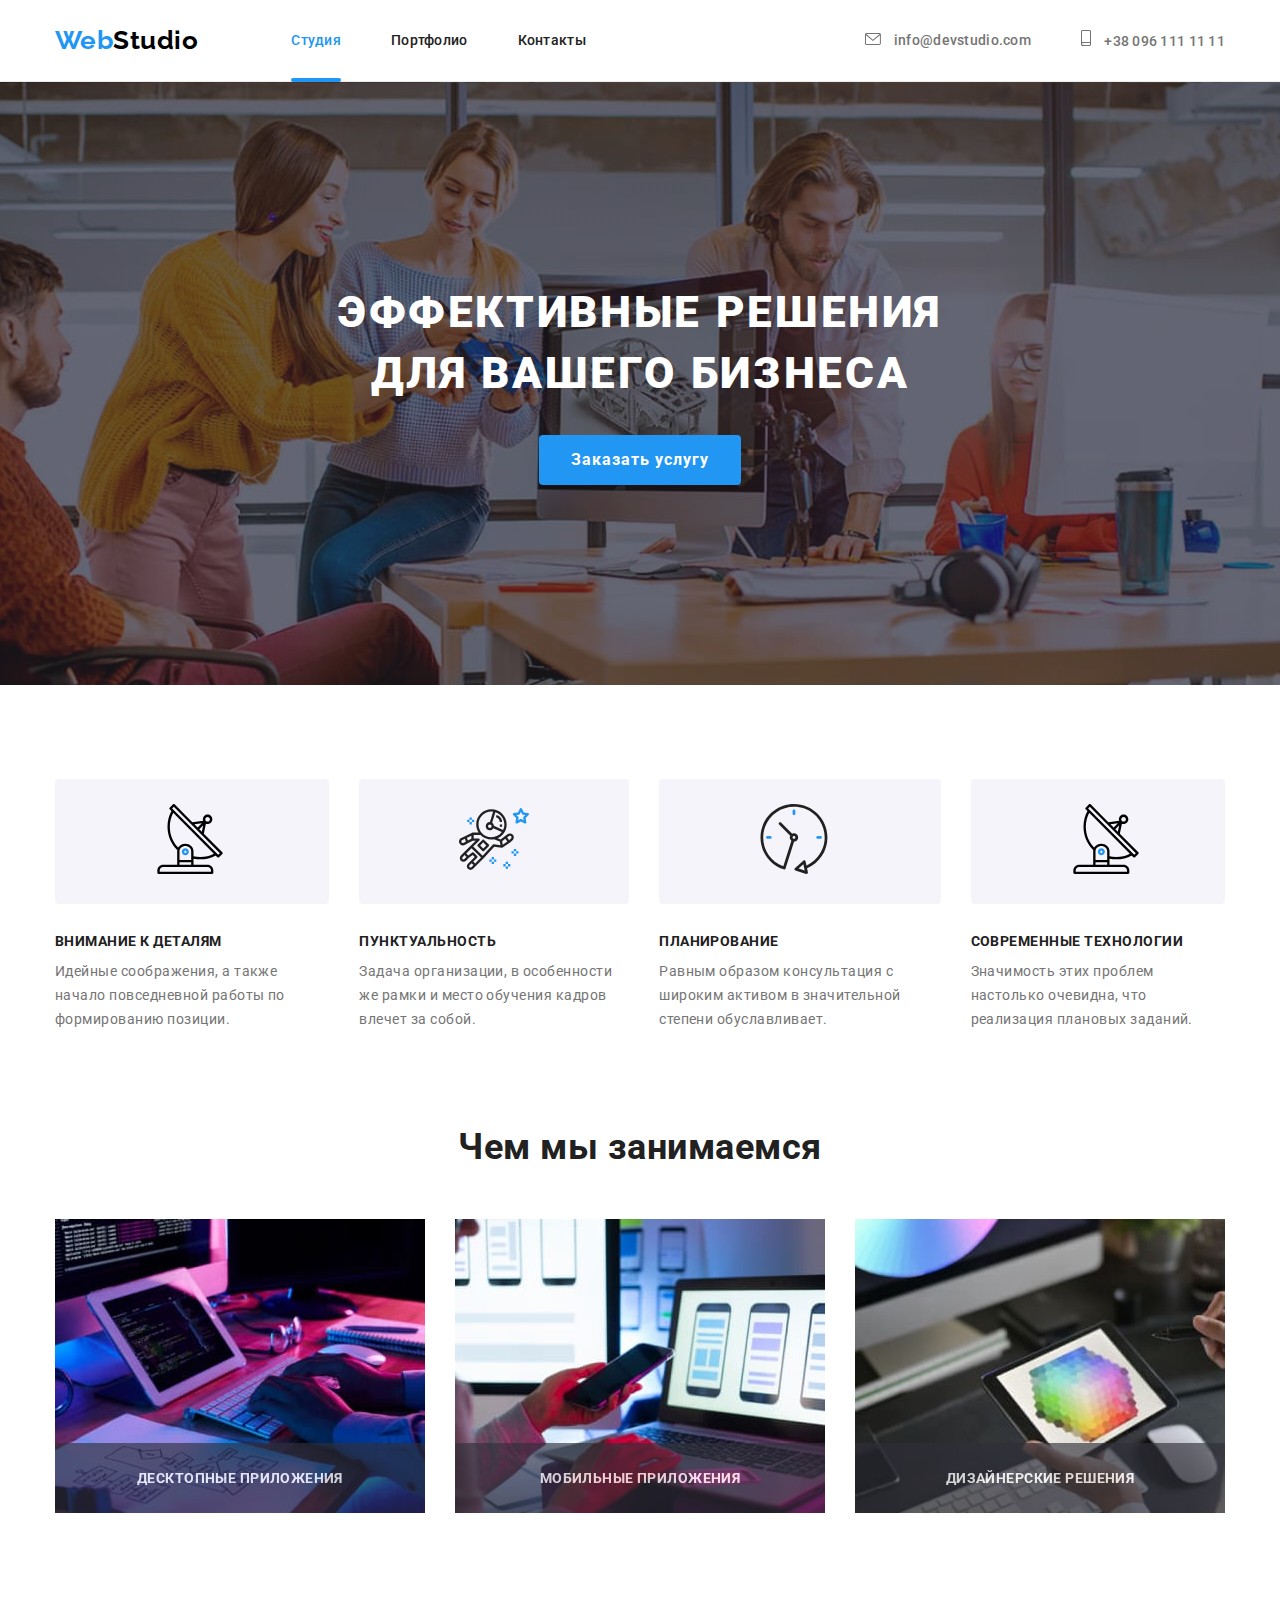
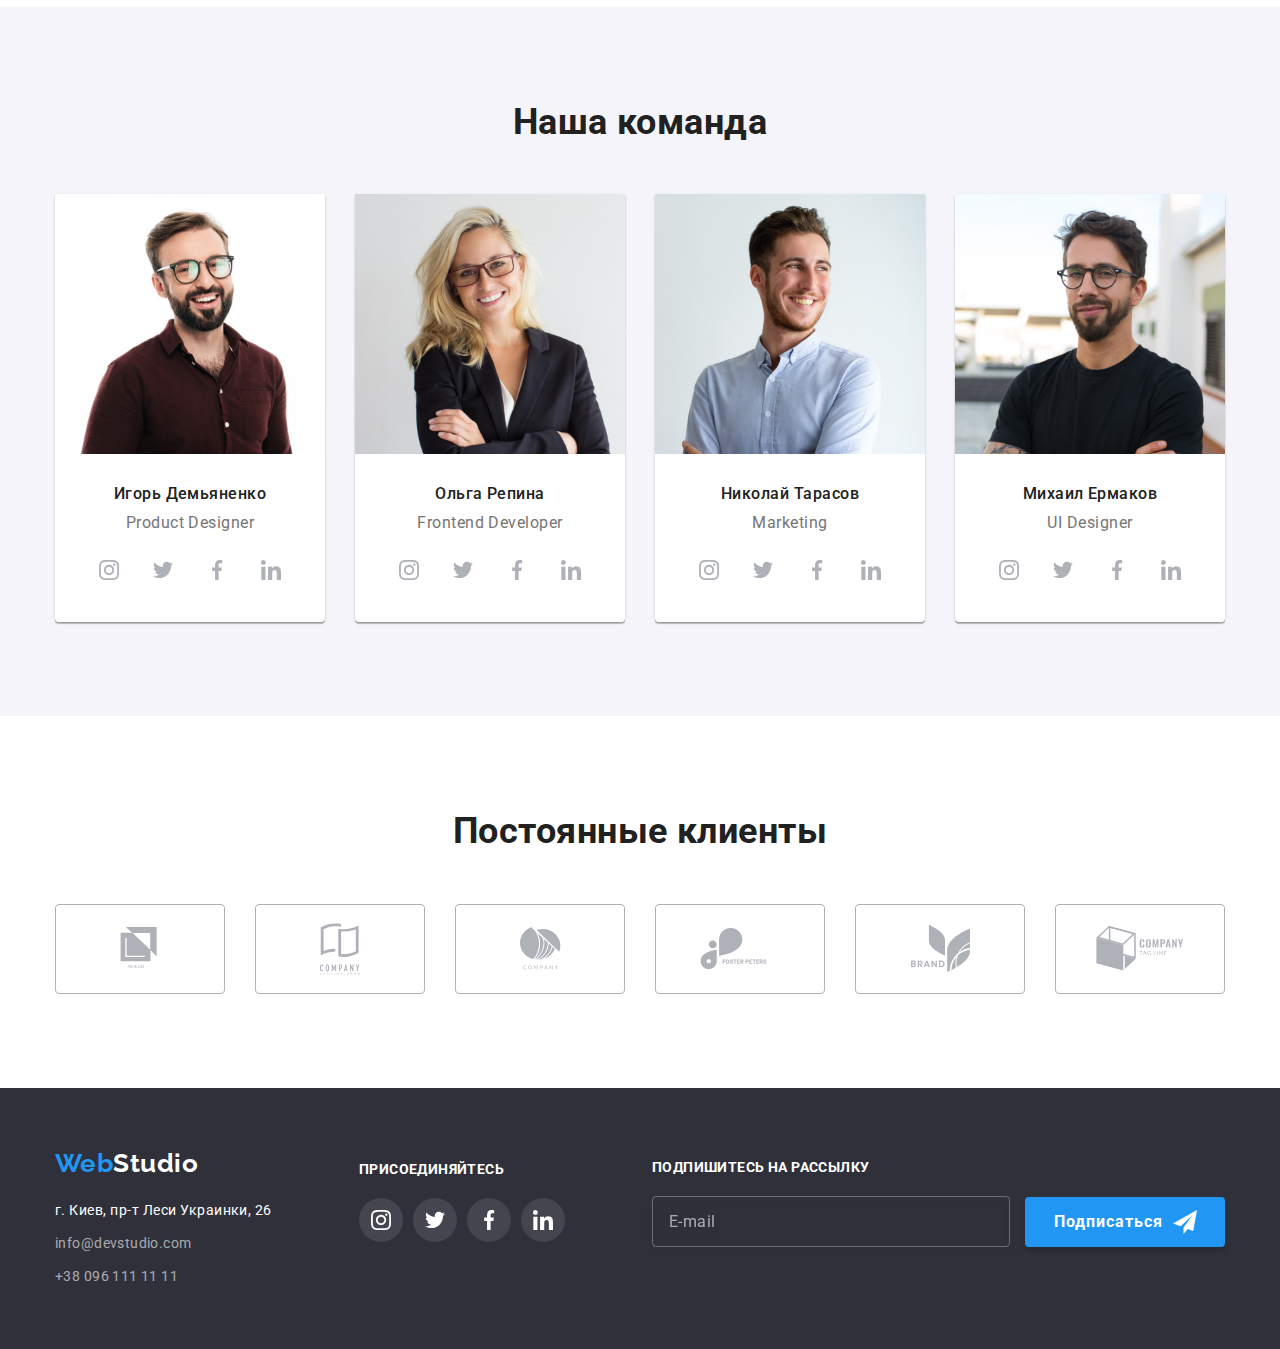
<file: index.html>
<!DOCTYPE html>
    <html lang="ru">
    
    <head>
        <meta charset="UTF-8">
        <meta name="viewport" content="width=device-width, initial-scale=1.0">
        <title>Студия</title>
        <link rel="preconnect" href="https://fonts.gstatic.com">
        <link href="https://fonts.googleapis.com/css2?family=Raleway:wght@700&family=Roboto:wght@400;500;700;900&display=swap"
            rel="stylesheet">
        <link rel="stylesheet" href="./css/modern-normalize.css">   
        <link rel="stylesheet" href="./css/style.css">
    </head>
    
    <body>
        <header class="line">
        <div class="container site-head">
        
         
            <!-- Навигация -->
            <nav class="nav">
                <a class="logo link" href="./index.html"><span class="logo-slice">Web</span>Studio</a>
                <ul class="site-nav list">
                    <li class="ls-item"><a class="nav-item link current" href="./index.html">Студия</a></li>
                    <li class="ls-item"> <a class="nav-item link" href="./portfolio.html">Портфолио</a></li>
                    <li class="ls-item"><a class="nav-item link" href="">Контакты</a></li>
                 </ul>
    
            </nav>
    
            <!-- Контакты -->
            <address class="address">
                <ul class="contacts list">
                    <li class="ls-item">
                        <a class="envelope-item link" href="mailto:info@devstudio.com"><svg class="envelope" width="16px" height="12px">
                                <use href="./images/icons.svg#icon-envelope"></use>
                            </svg>
                        info@devstudio.com
                    </a>
                    </li>
                    <li class="ls-item">
                        <a class="envelope-item link" href="tel:+380961111111"><svg class="smartphone" width="10px" height="16px">
                            <use href="./images/icons.svg#icon-smartphone"></use>
                        </svg>
                        +38 096 111 11 11
                    </a>
                    </li>
                </ul>
            </address>
             
        </div>
        </header>
        <main>
            <!-- блок герой -->
            <section class="hero">
                <div class="hero-container">
    
                <h1 class="hero-title">Эффективные решения для вашего бизнеса</h1>
                    
                
                <!--<a class="button primary" href="">Заказать услугу</a>-->
                <button type="button" class="button primary" data-modal-open>Заказать услугу</button>
                </div>
            </section>
    
            <!-- преимущества -->
            <section class="section no-padding">
            <div class="container">
               <h2 class="visually-hidden">Наши ценности</h2>
                <ul class="features list">
    
                    <li class="f-item">
                        <div class="f-icon">
                        <svg class="f-svg" width="70px" height="70px">
                            <use href="./images/icons.svg#icon-antenna"></use>
                        </svg>
                        </div>
                        <h3 class="title">Внимание к деталям</h3>
                        <p class="feature-text">Идейные соображения, а также начало повседневной работы по формированию позиции.</p>
                    </li>
                    <li class="f-item">
                        <div class="f-icon">
                            <svg class="f-svg" width="70px" height="70px">
                                <use href="./images/icons.svg#icon-astronaut"></use>
                            </svg>
                        </div>
                        <h3 class="title">Пунктуальность</h3>
                        <p class="feature-text">Задача организации, в особенности же рамки и место обучения кадров влечет за собой.</p>
                    </li>
                    <li class="f-item">
                        <div class="f-icon">
                            <svg class="f-svg" width="70px" height="70px">
                                <use href="./images/icons.svg#icon-clock"></use>
                            </svg>
                        </div>
                        <h3 class="title">Планирование</h3>
                        <p class="feature-text">Равным образом консультация с широким активом в значительной степени обуславливает.</p>
                    </li>
                    <li class="f-item">
                        <div class="f-icon">
                            <svg class="f-svg" width="70px" height="70px">
                                <use href="./images/icons.svg#icon-antenna"></use>
                            </svg>
                        </div>
                        <h3 class="title">Современные технологии</h3>
                        <p class="feature-text">Значимость этих проблем настолько очевидна, что реализация плановых заданий.</p>
                    </li>
    
                </ul>
            </div>
            </section>
    
            <!-- виды деятельности -->
            <section class="section"> 
            <div class="container">
                <h2 class="section-title">Чем мы занимаемся</h2>
                <ul class="img-list">
                    <li class="i-item">
                        <div class="i-thumb">
                        <img src="./images/it.jpg" alt="технологии" width="370" height="295">
                    <div class="i-text">
                        <p class="txt">Десктопные приложения</p>
                    </div>
                    </div>
                    </li>
                    <li class="i-item">
                        <div class="i-thumb">
                        <img src="./images/itwork.jpg" alt="компьютеры" width="370" height="295">
                   <div class="i-text">
                       <p class="txt">Мобильные приложения</p>
                   </div>
                    </div>
                    </li>
                    <li class="i-item">
                        <div class="i-thumb">
                        <img src="./images/itcomp.jpg" alt="мониторы" width="370" height="295">
                    <div class="i-text">
                        <p class="txt">Дизайнерские решения</p>
                    </div>
                    </div>
                </li>
                </ul>
            </div>
            </section>
    
            <!-- команда -->
            <section class="section s-back"> 
                <div class="container">
                <h2 class="section-title">Наша команда</h2>
                <ul class="team list">
    
                    <li class="t-item">
                        <article class="card">
                        <div class="card-thumb">
                        <img class="employee" src="./images/ihor_demianenko.jpg" alt="Игорь Демьяненко" width="270" height="260">
                        </div>
                        <div class="img-content">
                        <h3 class="title">Игорь Демьяненко</h3>
                        <p class="team-position" lang="en">Product Designer</p>
                        <ul class="social">
                            <li class="soc-icon">
                                <a class="soc-lnk tw" href="">
                                    <svg class="soc-svg" width="20px" height="20px">
                                        <use class="soc-use" href="./images/icons.svg#instagram"></use>
                                    </svg>
                                </a>
                            </li>
                            <li class="soc-icon"><a class="soc-lnk" href="">
                                    <svg class="soc-svg" width="20px" height="20px">
                                        <use class="soc-use" href="./images/icons.svg#twitter"></use>
                                    </svg>
                                </a></li>
                            <li class="soc-icon"><a class="soc-lnk" href="">
                                    <svg class="soc-svg" width="20px" height="20px">
                                        <use class="soc-use" href="./images/icons.svg#facebook"></use>
                                    </svg>
                                </a></li>
                            <li class="soc-icon"><a class="soc-lnk" href="">
                                    <svg class="soc-svg" width="20px" height="20px"> 
                                        <use class="soc-use" href="./images/icons.svg#linkedin"></use>
                                    </svg>
                                </a></li>
                        </ul>
                        </div>
                        </article>
                    </li>
                    <li class="t-item">
                        <article class="card">
                        <div class="card-thumb">
                        <img class="employee" src="./images/olga_repina.jpg" alt="Ольга Репина" width="270" height="260">
                        </div>
                        <div class="img-content">
                        <h3 class="title">Ольга Репина</h3>
                        <p class="team-position" lang="en">Frontend Developer</p>
                        <ul class="social">
                            <li class="soc-icon">
                                <a class="soc-lnk tw" href="">
                                    <svg class="soc-svg" width="20px" height="20px">
                                        <use class="soc-use" href="./images/icons.svg#instagram"></use>
                                    </svg>
                                </a>
                            </li>
                            <li class="soc-icon"><a class="soc-lnk" href="">
                                    <svg class="soc-svg" width="20px" height="20px">
                                        <use class="soc-use" href="./images/icons.svg#twitter"></use>
                                    </svg>
                                </a></li>
                            <li class="soc-icon"><a class="soc-lnk" href="">
                                    <svg class="soc-svg" width="20px" height="20px">
                                        <use class="soc-use" href="./images/icons.svg#facebook"></use>
                                    </svg>
                                </a></li>
                            <li class="soc-icon"><a class="soc-lnk" href="">
                                    <svg class="soc-svg" width="20px" height="20px">
                                        <use class="soc-use" href="./images/icons.svg#linkedin"></use>
                                    </svg>
                                </a></li>
                        </ul>
                        </div>
                        </article>
                    </li>
                    <li class="t-item">
                        <article class="card">
                        <div class="card-thumb">
                        <img class="employee" src="./images/nikolay_tarasov.jpg" alt="Николай Тарасов" width="270" height="260">
                        </div>
                        <div class="img-content">
                        <h3 class="title">Николай Тарасов</h3>
                        <p class="team-position" lang="en">Marketing</p>
                        <ul class="social">
                            <li class="soc-icon">
                                <a  class="soc-lnk tw" href="">
                             <svg class="soc-svg" width="20px" height="20px">
                             <use class="soc-use" href="./images/icons.svg#instagram"></use>
                             </svg>
                            </a></li>
                            <li class="soc-icon"><a class="soc-lnk" href="">
                                <svg class="soc-svg" width="20px" height="20px">
                                    <use class="soc-use" href="./images/icons.svg#twitter"></use>
                                </svg>
                            </a></li>
                            <li class="soc-icon"><a  class="soc-lnk" href="">
                                <svg class="soc-svg" width="20px" height="20px">
                                    <use class="soc-use" href="./images/icons.svg#facebook"></use>
                                </svg>
                            </a></li>
                            <li class="soc-icon"><a  class="soc-lnk" href="">
                                <svg class="soc-svg" width="20px" height="20px">
                                    <use class="soc-use" href="./images/icons.svg#linkedin"></use>
                                </svg>
                            </a></li> 
                        </ul>
                        </div>
                        </article>
                    </li>
                    <li class="t-item">
                        <article class="card">
                        <div class="card-thumb">
                        <img class="employee" src="./images/mihail_ermakov.jpg" alt="Михаил Ермаков" width="270" height="260">
                        </div>
                        <div class="img-content">
                        <h3 class="title">Михаил Ермаков</h3>
                        <p class="team-position" lang="en">UI Designer</p>
                        <ul class="social">
                            <li class="soc-icon">
                                <a class="soc-lnk tw" href="">
                                    <svg class="soc-svg" width="20px" height="20px">
                                        <use class="soc-use" href="./images/icons.svg#instagram"></use>
                                    </svg>
                                </a>
                            </li>
                            <li class="soc-icon"><a class="soc-lnk" href="">
                                    <svg class="soc-svg" width="20px" height="20px">
                                        <use class="soc-use" href="./images/icons.svg#twitter"></use>
                                    </svg>
                                </a></li>
                            <li class="soc-icon"><a class="soc-lnk" href="">
                                    <svg class="soc-svg" width="20px" height="20px">
                                        <use class="soc-use" href="./images/icons.svg#facebook"></use>
                                    </svg>
                                </a></li>
                            <li class="soc-icon"><a class="soc-lnk" href="">
                                    <svg class="soc-svg" width="20px" height="20px">
                                        <use class="soc-use" href="./images/icons.svg#linkedin"></use>
                                    </svg>
                                </a></li>
                        </ul>
                        </div>
                        </article>
                    </li>
                </ul>
                </div>
            </section>
<!--Клиенты-->
           <section class="section s-clients">
                <div class="container">
                    <h2 class="section-title">Постоянные клиенты</h2>
                    <ul class="logotipes list">
                        <li class="clns">
                            <a class="clients-lnk" href="">
                                <svg class="svg" height="44px" width="49px">
                                    <use class="clients-use" href="./images/icons.svg#yaco"></use>
                                </svg>
                            </a>
                        </li>
                            <li class="clns">
                                <a class="clients-lnk" href="">
                                    <svg class="svg" height="52px" width="40px">
                                        <use class="clients-use" href="./images/icons.svg#company"></use>
                                    </svg>
                                </a>
                            </li>
                        <li class="clns">
                            <a class="clients-lnk" href="">
                                <svg class="svg" height="43px" width="41px">
                                    <use class="clients-use" href="./images/icons.svg#objectco"></use>
                                </svg>
                            </a>
                        </li>
                        <li class="clns">
                            <a class="clients-lnk" href="">
                                <svg class="svg" height="42px" width="80px">
                                    <use class="clients-use" href="./images/icons.svg#peters"></use>
                                </svg>
                            </a>
                        </li>
                        <li class="clns">
                            <a class="clients-lnk" href="">
                                <svg class="svg" height="47px" width="59px">
                                    <use class="clients-use" href="./images/icons.svg#brand"></use>
                                </svg>
                            </a>
                        </li>
                        <li class="clns">
                            <a class="clients-lnk" href="">
                                <svg class="svg" height="45px" width="88px">
                                    <use class="clients-use" href="./images/icons.svg#tacline"></use>
                                </svg>
                            </a>
                        </li>
                    </ul>
                </div>
            </section>
        </main>
    
        <footer class="footer">
        <div class="container f-flex">
                <div class="footer-a">
            <a class="logo link" href="index.html"><span class="logo-slice">Web</span>Studio</a>
            <address>
    
                        <p class="adds">г. Киев, пр-т Леси Украинки, 26</p>
            <ul class="f-contacts list">
                <li class="ft-item">
                    <a class="contact-footer link" href="mailto:info@devstudio.com">info@devstudio.com</a>
                </li>
                <li class="ft-item">
                    <a class="contact-footer link" href="tel:+380961111111">+38 096 111 11 11</a>
                </li>
            </ul>
            </address>
                </div>
            <div class="footer-b">
                <b class="b-content">присоединяйтесь</b>
                    <ul class="f-social">
                        <li class="foot-icon">
                            <a class="homepages" href="">
                                <svg class="foot-svg" width="20px" height="20px">
                                    <use class="soc-use" href="./images/icons.svg#instagram"></use>
                                </svg>
                            </a>
                        </li>
                        <li class="foot-icon"><a class="homepages" href="">
                                <svg class="foot-svg" width="20px" height="20px">
                                    <use class="soc-use" href="./images/icons.svg#twitter"></use>
                                </svg>
                            </a></li>
                        <li class="foot-icon"><a class="homepages" href="">
                                <svg class="foot-svg" width="20px" height="20px">
                                    <use class="soc-use" href="./images/icons.svg#facebook"></use>
                                </svg>
                            </a></li>
                        <li class="foot-icon"><a class="homepages" href="">
                                <svg class="foot-svg" width="20px" height="20px">
                                    <use class="soc-use" href="./images/icons.svg#linkedin"></use>
                                </svg>
                            </a></li>
                    </ul>
            </div>
            <div class="footer-c">
                <b class="c-content">Подпишитесь на рассылку</b>
            <form class="form js-speaker-form">
                <input class="input-footer" type="email" name="mail" placeholder="E-mail">
                <button class="button fourth" type="submit">
                    <span>Подписаться</span>
                <svg class="send-icon" width="24px" height="24px">
                    <use href="./images/icons.svg#send"></use>
                </svg></button>
            </form>
             </div>
          </div>
        </footer>
        <div class="backdrop is-hidden" data-modal>  
            <div class="modal">
                <button class="modal-button" data-modal-close>
                    <svg class="modal-svg" width="11px" height="11px">
                        <use href="./images/icons.svg#icon-exit"></use>
                    </svg>
                </button>
                <div class="signup-form">
                    <b class="modal-headline">Оставьте свои данные, мы вам перезвоним</b>
                    <form class="form js-speaker-form">
                <div class="form-field">
                    <label for="name" class="form-label">Имя</label>
                <div class="form-icon">
                    <input type="text" name="name" id="name" class="input">
                
                    <svg class="tel-svg" width="18px" height="18px">
                        <use href="./images/icons.svg#m-person"></use>
                    </svg>
                </div>
                </div>
                <div class="form-field">
                <label for="tel" class="form-label">Телефон
                    
                </label>
                <div class="form-icon">
                <input type="tel" name="tel" id="tel" class="input">
            
                <svg class="tel-svg" width="18px" height="18px">
                    <use href="./images/icons.svg#m-phone"></use>
                </svg></div>
            
                    
                
                </div>
                <div class="form-field">
                <label for="mail">Почта</label>
                <div class="form-icon">
                <input type="email" name="mail" id="mail" class="input">
                
                    <svg class="tel-svg" width="18px" height="18px">
                        <use href="./images/icons.svg#m-email"></use>
                    </svg>
                </div>
                </div>
                <div class="comment-field">
                <label for="comment">Комментарий</label>
                <textarea class="textarea" name="comment" id="comment" rows="10" placeholder="Введите текст"></textarea>
                </div>
                <div class="checkbox">
                   
                 <label class="label-checkbox">
                    <input class="input-checbox" type="checkbox" name="policy" id="policy" value="text" checked>
                    <svg class="check" width="16px" height="15px">
                        <use class="check-icon" href="./images/icons.svg#icone-check"></use>
                       
                    </svg>
                <span> Соглашаюсь с рассылкой и принимаю <a href=""> Условия договора</a></span></label>
                
            </div>
                <button type="submit" class="button third">Отправить</button>
              </form>
                
            </div>
            
        </div>
        </div>
    <script src="./js/modal.js"></script>
    </body>

    
    
    </html>
</file>
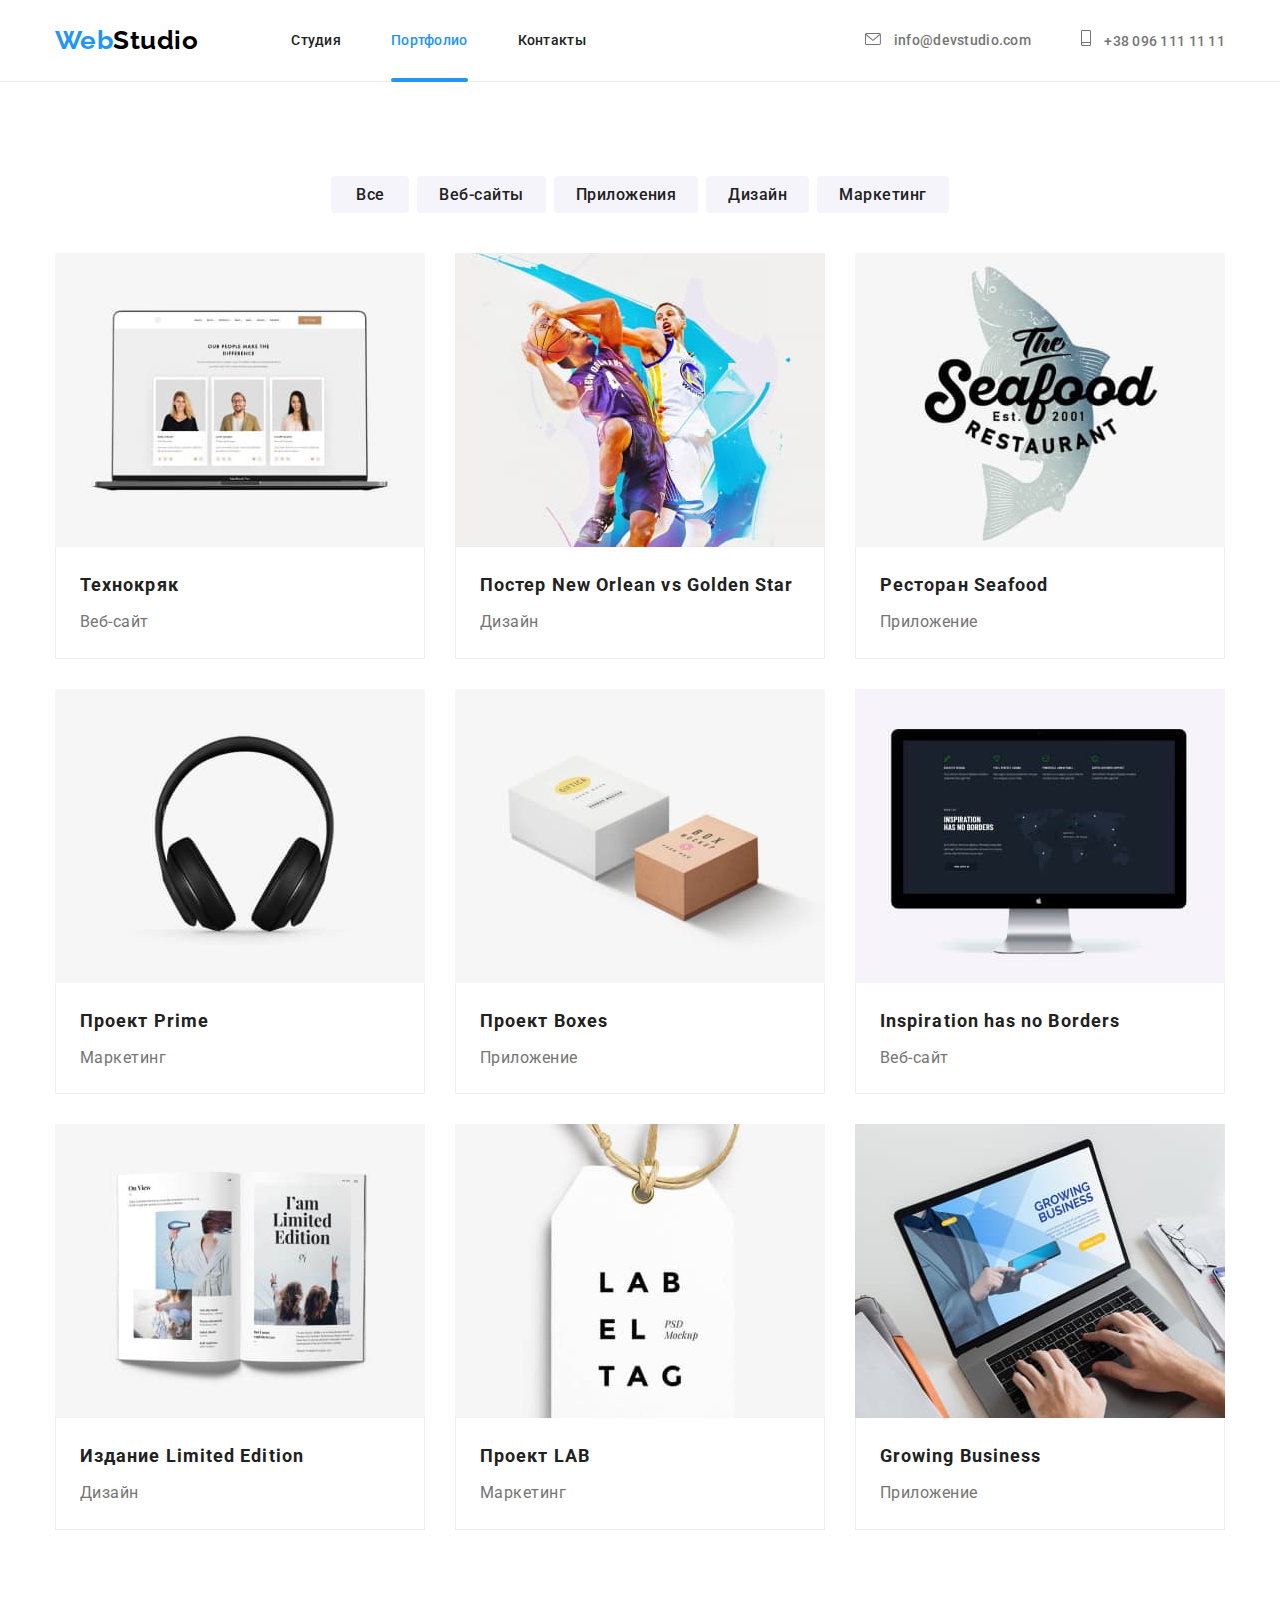
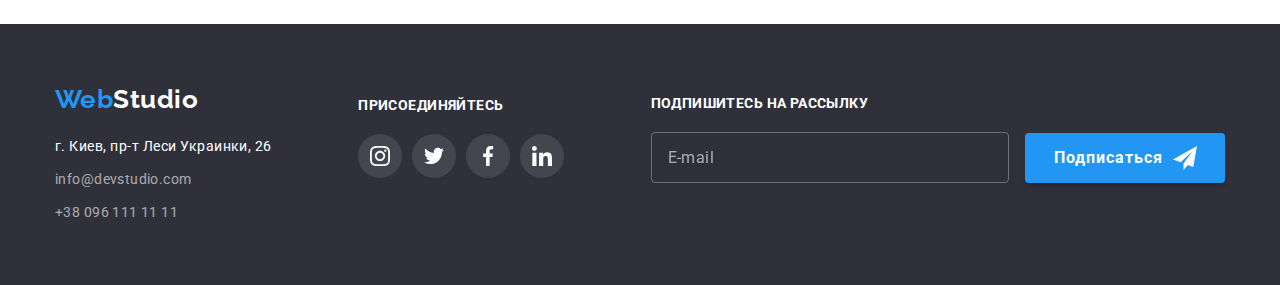
<file: portfolio.html>
<!DOCTYPE html>
<html lang="ru">
<head>
    <meta charset="UTF-8">
    <meta name="viewport" content="width=device-width, initial-scale=1.0">
    <title>Портфолио</title>
    <link rel="preconnect" href="https://fonts.gstatic.com">
    <link href="https://fonts.googleapis.com/css2?family=Raleway:wght@700&family=Roboto:wght@400;500;700;900&display=swap"
      rel="stylesheet">
      <link rel="stylesheet" href="./css/modern-normalize.css">
      <link rel="stylesheet" href="./css/style.css">
</head>
<body>
  
    <header class="line">
     <div class="container site-head">
      
      
      
        <!-- Навигация -->
        <nav class="nav">
          <a class="logo link" href="./index.html"><span class="logo-slice">Web</span>Studio</a>
          <ul class="site-nav list">
            <li class="ls-item"><a class="nav-item link" href="./index.html">Студия</a></li>
            <li class="ls-item"> <a class="nav-item link current" href="./portfolio.html">Портфолио</a></li>
            <li class="ls-item"><a class="nav-item link" href="">Контакты</a></li>
          </ul>
      
        </nav>
      
        <!-- Контакты -->
        <address class="address">
          <ul class="contacts list">
            <li class="ls-item">
              <a class="envelope-item link" href="mailto:info@devstudio.com"><svg class="envelope" width="16px" height="12px">
                  <use href="./images/icons.svg#icon-envelope"></use>
                </svg>
                info@devstudio.com
              </a>
            </li>
            <li class="ls-item">
              <a class="envelope-item link" href="tel:+380961111111"><svg class="smartphone" width="10px" height="16px">
                  <use href="./images/icons.svg#icon-smartphone"></use>
                </svg>
                +38 096 111 11 11
              </a>
            </li>
          </ul>
        </address>
  
      </div>
      </header>
    <main>

        
       <section class="section">
         <div class="examples container">
          <!-- фильтры работ -->
         <h1 class="visually-hidden">Фильтр по проектам</h1>
         <div class="box-flt">
        <ul class="filters list">
            <li class="filter-item"><button type="button" class="button secondary">Все</button></li>
            <li class="filter-item"><button type="button" class="button secondary">Веб-сайты</button></li>
            <li class="filter-item"><button type="button" class="button secondary">Приложения</button></li>
            <li class="filter-item"><button type="button" class="button secondary">Дизайн</button></li>
            <li class="filter-item"><button type="button" class="button secondary">Маркетинг</button></li>
        </ul>
        </div>
       <!-- примеры проектов -->
       <h2 class="visually-hidden">Наши проекты</h2>


      <ul class="projects list">
          <li class="project-item">
          <a class="card" href="">
          <div class="card-thumb">
         <img class="img-card" src="./images/loptop.jpg" alt="монитор" width="370" height="295">
        <div class="overlay">
         <p>Технокряк это современная площадка распространения коронавируса. Компании используют эту платформу для цифрового
        шпионажа и атак на защищённые сервера конкурентов.</p>
        </div>
        </div>
        <div class="card-content">
         <h3 class="title">Технокряк</h3>
          <p class="project">Веб-сайт</p>
          </div>
          </a>
        </li>
          <li class="project-item">
            <a class="card" href="">
        <div class="card-thumb"> 
           <img class="img-card" src="./images/basketboll.jpg" alt="баскетбол" width="370" height="295">
          <div class="overlay">
            <p>Технокряк это современная площадка распространения коронавируса. Компании используют эту платформу для цифрового
              шпионажа и атак на защищённые сервера конкурентов.</p>
          </div>
          </div>
            <div class="card-content">
          <h3 class="title">Постер New Orlean vs Golden Star</h3>
          <p class="project">Дизайн</p>
          </div>
          </a>
        </li>
          <li class="project-item">
            <a class="card" href="">
        <div class="card-thumb"> 
         <img class="img-card" src="./images/seafood.jpg" alt="название seafood" width="370" height="295">
        <div class="overlay">
          <p>Технокряк это современная площадка распространения коронавируса. Компании используют эту платформу для цифрового
            шпионажа и атак на защищённые сервера конкурентов.</p>
        </div>
        </div>
        <div class="card-content">
          <h3 class="title">Ресторан Seafood</h3>
          <p class="project">Приложение</p>
          </div>
          </a>
        </li>
          <li class="project-item">
            <a class="card" href="">
        <div class="card-thumb"> 
            <img class="img-card" src="./images/headphones.jpg" alt="" width="370" height="295">
          <div class="overlay">
            <p>Технокряк это современная площадка распространения коронавируса. Компании используют эту платформу для цифрового
              шпионажа и атак на защищённые сервера конкурентов.</p>
          </div>
          </div>
        <div class="card-content">
           <h3 class="title">Проект Prime</h3>
           <p class="project">Маркетинг</p>
          </div>
          </a>
        </li>
          <li class="project-item">
            <a class="card" href="">
        <div class="card-thumb"> 
              <img src="./images/boxes.jpg" alt="коробки" width="370" height="295">
            <div class="overlay">
              <p>Технокряк это современная площадка распространения коронавируса. Компании используют эту платформу для цифрового
                шпионажа и атак на защищённые сервера конкурентов.</p>
            </div>
            </div>
        <div class="card-content">
              <h3 class="title">Проект Boxes</h3>
              <p class="project">Приложение</p>
          </div>
          </a>
            </li>
          <li class="project-item">
            <a class="card" href="">
        <div class="card-thumb"> 
          <div class="overlay">
            <p>Технокряк это современная площадка распространения коронавируса. Компании используют эту платформу для цифрового
              шпионажа и атак на защищённые сервера конкурентов.</p>
          </div>
          <img src="./images/veb_site.jpg" alt="страница сайта" width="370" height="295">
              </div>
        <div class="card-content">
           <h3 class="title">Inspiration has no Borders</h3>
           <p class="project">Веб-сайт</p>
          </div>
          </a>
         </li>
          <li class="project-item">
            <a class="card" href="">
        <div class="card-thumb"> 
            <img src="./images/journal.jpg" alt="журнал" width="370" height="295">
          <div class="overlay">
            <p>Технокряк это современная площадка распространения коронавируса. Компании используют эту платформу для цифрового
              шпионажа и атак на защищённые сервера конкурентов.</p>
          </div>
          </div>
        <div class="card-content">
           <h3 class="title">Издание Limited Edition</h3>
           <p class="project">Дизайн</p>
          </div>
          </a>
        </li>
          <li class="project-item">
        <a class="card" href="">
        <div class="card-thumb"> 
              <img src="./images/label_tag.jpg" alt="бирка label tag" width="370" height="295">
          <div class="overlay">
            <p>Технокряк это современная площадка распространения коронавируса. Компании используют эту платформу для цифрового
              шпионажа и атак на защищённые сервера конкурентов.</p>
          </div>
            </div>
        <div class="card-content">
            <h3 class="title">Проект LAB</h3>
            <p class="project">Маркетинг</p>
          </div>
          </a>
          </li>
          <li class="project-item"> 
            <a class="card" href="">
           <div class="card-thumb"> 
              <img src="./images/growing_business.jpg" alt="бизнес-приложение" width="370" height="295">
            <div class="overlay">
              <p>Технокряк это современная площадка распространения коронавируса. Компании используют эту платформу для цифрового
                шпионажа и атак на защищённые сервера конкурентов.</p>
            </div>
            </div>
        <div class="card-content">
             <h3 class="title"> Growing Business</h3>
             <p class="project">Приложение</p>
          </div>
          </a>
         </li>
      </ul>
      </div>
       </section> 
      
    </main>
      <footer class="footer">
        <div class="container f-flex">
          <div class="footer-a">
            <a class="logo link" href="index.html"><span class="logo-slice">Web</span>Studio</a>
            <address>
        
              <p class="adds">г. Киев, пр-т Леси Украинки, 26</p>
              <ul class="f-contacts list">
                <li class="ft-item">
                  <a class="contact-footer link" href="mailto:info@devstudio.com">info@devstudio.com</a>
                </li>
                <li class="ft-item">
                  <a class="contact-footer link" href="tel:+380961111111">+38 096 111 11 11</a>
                </li>
              </ul>
            </address>
          </div>
          <div class="footer-b">
            <p class="b-content">присоединяйтесь</p>
            <ul class="f-social">
              <li class="foot-icon">
                <a class="homepages" href="">
                  <svg class="foot-svg" width="20px" height="20px">
                    <use class="soc-use" href="./images/icons.svg#instagram"></use>
                  </svg>
                </a>
              </li>
              <li class="foot-icon"><a class="homepages" href="">
                  <svg class="foot-svg" width="20px" height="20px">
                    <use class="soc-use" href="./images/icons.svg#twitter"></use>
                  </svg>
                </a></li>
              <li class="foot-icon"><a class="homepages" href="">
                  <svg class="foot-svg" width="20px" height="20px">
                    <use class="soc-use" href="./images/icons.svg#facebook"></use>
                  </svg>
                </a></li>
              <li class="foot-icon"><a class="homepages" href="">
                  <svg class="foot-svg" width="20px" height="20px">
                    <use class="soc-use" href="./images/icons.svg#linkedin"></use>
                  </svg>
                </a></li>
            </ul>
          </div>
          <div class="footer-c">
            <b class="c-content">Подпишитесь на рассылку</b>
            <form>
          
              <input class="input-footer" type="email" name="mail" id="mail" placeholder="E-mail">
              <button class="button fourth" type="submit">
                <span>Подписаться</span>
                <svg class="send-icon" width="24px" height="24px">
                  <use href="./images/icons.svg#send"></use>
                </svg></button>
            </form>
          
          </div>
        </div>
      </footer>
</body>
</html>
</file>
<file: css/style.css>
/*

логотип и текст навигации
color: #000000;
логотип и ссылки в состоянии :hiver 
color: #2196F3;

основной цвет текста
color: #757575;
вторичный текст текста: 
color: #212121;
текст подвала
color: #FFFFFF;
ссылки подвала
 color: rgba(255, 255, 255, 0.6);

/* nav
background: #FFFFFF;
hero
background: #2F303A;
section
background: #E5E5E5;
section 2
#F5F4FA
footer
background: #2F303A;
для всех заглавных
text-transform: uppercase;*/
:root {
  --primary-text-color: #757575;
  --title-text-color: #212121;
  --accent-color: #2196f3;
  --primery-white-color: #ffffff;
  --header-footer-fon: #2f303a;
  --nav-text-color: #000000;
  --secondary-btn-bg: #f5f4fa;
  --timing-fm: cubic-bezier(0.4, 0, 0.2, 1);
  --modal-btn-color: #188ce8;
}

body {
  color: var(--primary-text-color);
  background-color: var(--primery-white-color);
  letter-spacing: 0.03em;
  font-family: 'Roboto', sans-serif;
}

.link {
  text-decoration: none;
}
.list {
  padding: 0;
  margin: 0;
}
/*скрытые заголовки*/
.visually-hidden {
  font-size: xx-small;
  position: absolute;
  width: 1px;
  height: 1px;
  margin: -1px;
  border: 0;
  padding: 0;

  white-space: nowrap;
  clip-path: inset(100%);
  clip: rect(0 0 0 0);
  overflow: hidden;
}
/* buttons*/
.filters {
  display: flex;
  justify-content: center;
}
.button {
  border: none;
  font-family: 'Roboto', sans-serif;
  margin: 0;
  padding: 0;
  background-color: transparent;
  box-sizing: border-box;
  cursor: pointer;
}
.button.third,
.button.primary {
  color: var(--primery-white-color);
  background: var(--accent-color);
  font-weight: bold;
  font-size: 16px;
  line-height: 1.9;
  text-align: center;
  letter-spacing: 0.06em;
  min-width: 200px;
  padding: 10px 32px;
  margin-top: 30px;
  box-shadow: 0px 4px 4px rgba(0, 0, 0, 0.15);
  border-radius: 4px;
}

.button.secondary {
  background-color: var(--secondary-btn-bg);
  color: var(--title-text-color);
  font-weight: 500;
  font-size: 16px;
  line-height: 1.6;
  letter-spacing: 0.03em;
  min-width: 78px;
  padding: 6px 22px;
  border-radius: 4px;
  transition: color 250ms var(--timing-fm),
    background-color 250ms var(--timing-fm), box-shadow 250ms var(--timing-fm);
}
.button.fourth {
  font-weight: bold;
  font-size: 16px;
  line-height: 1.9;
  text-align: center;
  letter-spacing: 0.06em;
  color: var(--primery-white-color);
  background: var(--accent-color);
  min-width: 200px;
  padding-top: 10px;
  padding-bottom: 10px;
  padding-left: 29px;
  padding-right: 62px;
  margin-left: 12px;
  box-shadow: 0px 4px 4px rgba(0, 0, 0, 0.15);
  border-radius: 4px;
}
.button.primary:focus,
.button.secondary:focus,
.button.fourth:focus {
  outline: none;
  box-shadow: 0 0 0 1px var(--accent-color);
  border-radius: 4px;
}
.button.third:focus {
  outline: none;
  background-color: var(--modal-btn-color);
  color: var(--primery-white-color);
  box-shadow: 0px 4px 4px rgba(0, 0, 0, 0.15);
  border-radius: 4px;
}
.button.third:hover,
.button.third:focus {
  background-color: var(--modal-btn-color);
  box-shadow: 0px 4px 4px rgba(0, 0, 0, 0.15);
  border-radius: 4px;
}
.button.secondary:hover,
.button.secondary:focus {
  color: var(--primery-white-color);
  background-color: var(--accent-color);
  box-shadow: 0px 3px 1px rgba(0, 0, 0, 0.1), 0px 1px 2px rgba(0, 0, 0, 0.08),
    0px 2px 2px rgba(0, 0, 0, 0.12);
  border-radius: 4px;
}
/*модальное окно*/
.backdrop {
  position: fixed;
  top: 0;
  left: 0;
  width: 100%;
  height: 100%;
  background: rgba(0, 0, 0, 0.2);
  opacity: 1;
  visibility: visible;
  transition: opacity 250ms var(--timing-fm), visibility 250ms var(--timing-fm);
}
.backdrop.is-hidden {
  visibility: hidden;
  opacity: 0;
  pointer-events: none;
}
.modal {
  position: absolute;
  top: 50%;
  left: 50%;

  padding-top: 40px;
  padding-bottom: 40px;
  padding-left: 39px;
  padding-right: 41px;
  min-width: 528px;
  min-height: 581px;
  text-align: center;
  transform: translate(-50%, -50%);
  background: #ffffff;
  box-shadow: 0px 1px 3px rgba(0, 0, 0, 0.12), 0px 1px 1px rgba(0, 0, 0, 0.14),
    0px 2px 1px rgba(0, 0, 0, 0.2);
  border-radius: 4px;
}
.modal-button {
  position: absolute;
  top: 8px;
  right: 8px;
  width: 30px;
  height: 30px;
  background-color: #ffffff;
  border: 1px solid rgba(0, 0, 0, 0.1);
  border-radius: 50%;
}
.modal-svg {
  transition: fill 250ms var(--timing-fm);
}
.modal-button:hover {
  outline: none;
  fill: var(--accent-color);
}

.modal-button:focus {
  outline: none;
  box-shadow: 0 0 0 1px var(--accent-color);
  border-radius: 50%;
  fill: var(--accent-color);
}
.modal-headline {
  display: inline-block;
  font-size: 20px;
  line-height: 1.15;
  letter-spacing: 0.03em;
  margin-bottom: 12px;
  color: var(--title-text-color);
}
.form {
  font-size: 12px;
  line-height: 1.166;
  /* identical to box height */

  letter-spacing: 0.01em;
  /* outline: 2px solid red; */
}
.comment-field,
.form-field {
  display: flex;
  flex-direction: column;
  text-align: start;
}
.form-field {
  /* outline: 1px solid green; */
  position: relative;
  margin-bottom: 10px;
}
.comment-field {
  margin-bottom: 20px;

  /* outline: 1px solid green; */
}
.check {
}
.textarea::placeholder {
  font-size: 14px;
  line-height: 1.142;
  letter-spacing: 0.01em;

  color: rgba(117, 117, 117, 0.5);
}
.tel-svg {
  position: absolute;
  left: 12px;
  top: 50%;
  transform: translateY(-50%);
}
.form-icon {
  position: relative;
}
.form-icon .input {
  font-family: inherit;
  font-size: 14px;
  line-height: 1.714;
  letter-spacing: 0.03em;
  color: var(--primary-text-color);
  width: 100%;
  height: 40px;
  padding: 12px 42px;
  margin-top: 4px;
  border: 1px solid rgba(33, 33, 33, 0.2);
  border-radius: 4px;
  transition: border 250ms var(--timing-fm);
}
/* .form-icon .input:hover + .tel-svg {
  transition: fill 250ms var(--timing-fm);
} */
/* .form-icon .input:hover + .tel-svg {
  fill: var(--accent-color);
} */
.form-icon .input:focus-within + .tel-svg {
  fill: var(--accent-color);
  transition: fill 250ms var(--timing-fm);
}
/* .form-icon .input:hover {
  border: 1px solid var(--accent-color);
  border-radius: 4px;
} */
.comment-field .textarea:focus,
.form-icon .input:focus {
  outline: none;
  border: 1px solid var(--accent-color);
  border-radius: 4px;
}

.comment-field .textarea {
  font-family: inherit;
  font-size: 14px;
  line-height: 1.142;
  letter-spacing: 0.01em;
  color: var(--primary-text-color);
  height: 120px;
  margin-top: 4px;
  padding: 12px 16px;
  resize: none;

  border: 1px solid rgba(33, 33, 33, 0.2);
  border-radius: 4px;
  transition: border 250ms var(--timing-fm);
}
.checkbox {
  display: block;

  font-size: 14px;
  line-height: 1.714;
  letter-spacing: 0.03em;
}
.label-checkbox a {
  color: var(--accent-color);
}
.check {
  margin: 5px 5px 7px 13px;
  border: 2px solid #2a2a2a;
  border-radius: 2px;
  cursor: pointer;
}
/*   */

.label-checkbox {
  display: flex;
}
.label-checkbox span {
  display: block;
}
.input-checbox {
  display: none;
}
.check-icon {
  display: none;
}
.input-checbox:checked + .check use {
  display: block;
}
.input-checbox:checked + .check {
  border: none;
}

/*container*/
.container {
  width: 1200px;

  padding-left: 15px;
  padding-right: 15px;
  margin: 0 auto;
}
.section {
  padding-top: 94px;
  padding-bottom: 94px;
}

.section.no-padding {
  padding-bottom: 0px;
}
/*header*/
.line {
  max-width: 100%;

  border-bottom: 1px solid #ececec;
}
/*line*/
.site-head {
  display: flex;
  justify-content: space-between;
}

/*navigation*/

.nav,
.address {
  display: flex;
}
.nav,
.address {
  align-items: center;
}
.address {
  justify-content: flex-end;
}
.logo {
  color: var(--nav-text-color);
  font-family: 'Raleway', sans-serif;
  font-weight: bold;
  font-size: 26px;
  line-height: 1.2;
}
.logo .logo-slice {
  color: var(--accent-color);
}
.nav .address {
}
.nav .logo {
  display: block;
  padding-top: 24px;
  padding-bottom: 24px;
  margin-right: 93px;
}
.site-nav .link {
  color: var(--title-text-color);
  transition: color 250ms var(--timing-fm);
}

.logo:focus {
  outline: none;
  box-shadow: 0 0 0 1px var(--accent-color);
  border-radius: 4px;
}
.site-nav .link:focus {
  outline: none;
  box-shadow: 0 0 0 1px var(--accent-color);
  border-radius: 4px;
  color: var(--accent-color);
}
.logo:hover {
}

.site-nav .link:hover,
.site-nav:focus {
  color: var(--accent-color);
}

.site-nav,
.contacts {
  display: flex;
  font-weight: 500;
  font-size: 14px;
  line-height: 1.42;
  letter-spacing: 0.02em;
}
.nav-item {
  padding-top: 31px;
  padding-bottom: 30px;
}
.nav-item.current {
  color: var(--accent-color);
}
.nav-item.current {
  position: relative;
}
.nav-item.current::after {
  display: inline-block;
  position: absolute;
  bottom: -1px;
  left: 0;
  content: '';
  height: 4px;
  width: 100%;
  background-color: var(--accent-color);
  border-radius: 2px;
}
.site-nav .nav-item,
.contacts .contact-item {
  display: block;
}
.site-nav .ls-item:last-child {
  margin-right: 0;
}

.site-nav .ls-item:not(:last-child),
.contacts .ls-item:not(:last-child) {
  margin-right: 50px;
}

.ls-item {
  display: flex;
  align-items: center;
}

.envelope-item {
  color: inherit;
}
.envelope,
.smartphone {
  margin-right: 10px;
  fill: currentColor;
}
.envelope:focus,
.smartphone:focus,
.contacts .link:focus,
.f-contacts:focus {
  outline: none;
  /* box-shadow: 0 0 0 1px var(--accent-color); */
  border-radius: 4px;
  color: var(--accent-color);
}

.contacts .link,
.contact-footer.link {
  transition: color 250ms var(--timing-fm);
}

.contacts .link:hover,
.contact-footer.link:hover {
  color: var(--accent-color);
}

/*hero*/
.hero-container {
  max-width: 696px;
}
.hero {
  text-align: center;
  max-width: 1600px;
  min-height: 600px;
  margin: 0 auto;
  padding: 200px 0;
  background-color: var(--header-footer-fon);
  background-image: linear-gradient(
      to right,
      rgba(47, 48, 58, 0.4),
      rgba(47, 48, 58, 0.4)
    ),
    url(../images/owerlay.jpg);
  background-size: cover;
  background-position: center;
}
.hero-title {
  color: var(--primery-white-color);
  font-weight: 900;
  font-size: 44px;
  line-height: 1.4;
  letter-spacing: 0.06em;
  text-transform: uppercase;
}
.hero-title,
.hero-container {
  margin-left: auto;
  margin-right: auto;
}
/*модальное окно*/

/*sections*/
.section-title,
.title {
  color: var(--title-text-color);
}
.section-title {
  font-weight: bold;
  font-size: 36px;
  line-height: 1.2;
  text-align: center;
  padding-bottom: 50px;
}
/*BLOCK Features преимуществ*/
.features,
.img-list,
.team {
  display: flex;
}
.features .title {
  color: var(--title-text-color);
  font-weight: bold;
  font-size: 14px;
  line-height: 1.14;
  text-transform: uppercase;
  padding-bottom: 10px;
}
.features .feature-text {
  font-weight: normal;
  font-size: 14px;
  line-height: 1.71;
}
.f-item {
  min-width: 207px;
}
.f-item:not(:first-child) {
  margin-left: 30px;
}
/* .img-list {
  justify-content: space-between;
} */
.f-icon {
  padding: 25px 100px;
  margin-bottom: 30px;
  background: #f5f4fa;
  border-radius: 4px;
}

/*technology*/
.i-item:not(:last-child) {
  margin-right: 30px;
}
.i-thumb {
  position: relative;
}

.i-text {
  display: block;
  position: absolute;
  bottom: 0;
  min-width: 100%;
  padding-top: 27px;
  padding-bottom: 27px;
  color: #ffffff;
  background-color: rgba(47, 48, 58, 0.8);
  opacity: 0.8;
}
.i-thumb .txt {
  font-weight: bold;
  font-size: 14px;
  line-height: 1.142;
  text-align: center;
  letter-spacing: 0.03em;
  text-transform: uppercase;
  text-align: center;
}
/*TEAM*/

.s-back {
  background: #f5f4fa;
}
.team .title {
  color: var(--title-text-color);
  font-weight: 500;
  font-size: 16px;
  line-height: 1.2;
  padding-bottom: 10px;
}
.team .team-position {
  font-weight: normal;
  font-size: 16px;
  line-height: 1.2;
}
.clns:not(:first-child),
.t-item:not(:first-child) {
  margin-left: 30px;
}
.employee {
  width: 270px;
}
.img-content {
  padding: 30px 0px;
  text-align: center;
}
.social {
  display: flex;

  padding-left: 32px;
  padding-right: 32px;
  margin-top: 16px;
}
.soc-lnk {
  display: flex;
  align-items: center;
  justify-content: center;
  width: 44px;
  height: 44px;
  fill: #afb1b8;

  border-radius: 50%;
  transition: fill 250ms var(--timing-fm),
    background-color 250ms var(--timing-fm);
}
.soc-lnk:focus {
  outline: none;
  background-color: var(--accent-color);
  fill: var(--primery-white-color);
  border-radius: 50%;
}
.soc-lnk:hover {
  background-color: var(--accent-color);
  fill: var(--primery-white-color);
  border-radius: 50%;
  width: 44px;
  height: 44px;

  /* transition: background-color 250ms cubic-bezier(0.4, 0, 0.2, 1); */
}
.soc-icon {
}
.foot-icon:not(:first-child),
.soc-icon:not(:first-child) {
  margin-left: 10px;
}
.soc-svg {
  justify-content: center;
}
/*BLOCK фильтр по кнопкам*/
.box-flt {
  padding-bottom: 20px;
}
.filter-item:not(:last-child) {
  margin-right: 8px;
}
/*BLOCK clients*/
.logotipes {
  display: flex;
}
.clns {
}
.clients-lnk {
  display: flex;
  justify-content: center;
  align-items: center;
  border: 1px solid #afb1b8;
  color: #afb1b8;
  border-radius: 4px;
  width: 170px;
  height: 90px;
  transition: color 250ms var(--timing-fm), border 250ms var(--timing-fm);
}

.clients-lnk:focus {
  outline: none;
  box-shadow: 0 0 0 1px var(--accent-color);
  border-radius: 4px;
}

.clients-lnk:hover,
.clients-lnk:focus {
  border: 1px solid var(--accent-color);
  color: var(--accent-color);
}

.svg {
  fill: currentColor;
}
/*BLOCK Projects примеры проектов*/
.projects {
  --set-gap: 30px;
  display: flex;
  flex-wrap: wrap;

  margin-left: -30px;
  margin-top: -30px;
  padding-top: 20px;
}
.projects > .project-item {
  flex-basis: calc(100% / 3 - 30px);
  margin-left: 30px;
  margin-top: 30px;
}
.project-item {
  display: block;
}

.project-item:hover .overlay {
  transform: translateY(0);
}
.project-item:hover {
  box-shadow: 0px 1px 1px rgba(0, 0, 0, 0.12), 0px 4px 4px rgba(0, 0, 0, 0.06),
    1px 4px 6px rgba(0, 0, 0, 0.16);
}
.card:focus {
  outline: none;
  box-shadow: 0px 1px 1px rgba(0, 0, 0, 0.12), 0px 4px 4px rgba(0, 0, 0, 0.06),
    1px 4px 6px rgba(0, 0, 0, 0.16);
}
.card-thumb {
  position: relative;
  overflow: hidden;
}
.overlay {
  position: absolute;
  top: 0;
  left: 0;
  padding: 63px 24px;
  width: 100%;
  height: 100%;
  font-weight: normal;
  font-size: 18px;
  line-height: 1.555;
  letter-spacing: 0.03em;
  color: var(--primery-white-color);
  background-color: rgba(33, 150, 243, 0.9);
  opacity: 0.9;
  transform: translateY(100%);
  transition: transform 250ms var(--timing-fm);
}
.projects .title {
  color: var(--title-text-color);
  font-weight: bold;
  font-size: 18px;
  line-height: 2;
  letter-spacing: 0.06em;
  margin-bottom: 4px;
}
.projects .project {
  font-weight: normal;
  font-size: 16px;
  line-height: 1.9;
  color: var(--primary-text-color);
}
.card {
  text-decoration: none;
  display: block;
}
.t-item > .card {
  box-shadow: 0px 1px 3px rgba(0, 0, 0, 0.12), 0px 1px 1px rgba(0, 0, 0, 0.14),
    0px 2px 1px rgba(0, 0, 0, 0.2);
  border-radius: 0px 0px 4px 4px;
}
.card {
  background: #ffffff;
}
.cars-link {
}
.img-card {
  width: 370px;
}
.card-content {
  padding: 20px 24px;
  border-bottom: 1px solid #eeeeee;
  border-left: 1px solid #eeeeee;
  border-right: 1px solid #eeeeee;
}
/*footer*/
.footer {
  background-color: var(--header-footer-fon);
  color: var(--primery-white-color);
  /* padding: 60px 0; */
}
.footer-b {
  /* margin-left: 70px; */
}
.container.f-flex {
  display: flex;
  justify-content: space-between;
}
.footer .logo {
  color: var(--primery-white-color);
}

.adds {
  font-style: normal;
  font-weight: normal;
  font-size: 14px;
  line-height: 1.71;
  margin-bottom: 9px;
  margin-top: 20px;
}
.footer-a {
  padding: 60px 0;
}
.footer-b,
.footer-c {
  padding: 72px 0;
}
.footer-c {
  display: flex;
  flex-direction: column;
}
.b-content,
.c-content {
  display: inline-block;
  font-family: Roboto;
  font-weight: bold;
  font-size: 14px;
  line-height: 1.14;
  letter-spacing: 0.03em;
  text-transform: uppercase;
  margin-bottom: 20px;
}

.contact-footer:focus {
  outline: none;
  /* box-shadow: 0 0 0 1px var(--accent-color); */
  border-radius: 4px;
  color: var(--accent-color);
}
.ft-item:not(:last-child) {
  padding-bottom: 9px;
}
.contact-footer {
  color: rgba(255, 255, 255, 0.6);
  font-style: normal;
  font-weight: normal;
  font-size: 14px;
  line-height: 1.71;
  letter-spacing: 0.03em;
}
.container .footer {
  background-color: var(--header-footer-fon);
}
.f-social {
  display: flex;
}
.homepages {
  width: 44px;
  height: 44px;
  background: rgba(255, 255, 255, 0.1);
  border-radius: 50%;
  fill: #ffffff;
  display: flex;
  align-items: center;
  justify-content: center;
  border-radius: 50%;
  transition: fill 250ms var(--timing-fm),
    background-color 250ms var(--timing-fm);
}

.homepages:focus {
  outline: none;
  box-shadow: 0 0 0 1px var(--accent-color);
  background-color: var(--accent-color);
  border-radius: 50%;
}
.homepages:hover {
  background-color: var(--accent-color);
  fill: #ffffff;
  border-radius: 50%;
  width: 44px;
  height: 44px;
}
.foot-svg {
  justify-content: center;
}
.label-footer {
}
.input-footer {
  width: 358px;

  font-size: 16px;
  line-height: 1.2;
  letter-spacing: 0.03em;

  color: rgba(255, 255, 255, 0.6);
  padding: 15px 16px;
  border: 1px solid rgba(255, 255, 255, 0.3);
  background-color: transparent;
  filter: drop-shadow(0px 4px 4px rgba(0, 0, 0, 0.15));
  border-radius: 4px;
  transition: border 250ms var(--timing-fm);
}
.input-footer::placeholder {
  font-size: 16px;
  line-height: 1.2;
  letter-spacing: 0.03em;

  color: rgba(255, 255, 255, 0.6);
}

.button.fourth {
  position: relative;
}
.button.fourth span {
  display: block;
}
.send-icon {
  position: absolute;
  top: 50%;
  right: 28px;
  transform: translateY(-50%);
}
</file>
